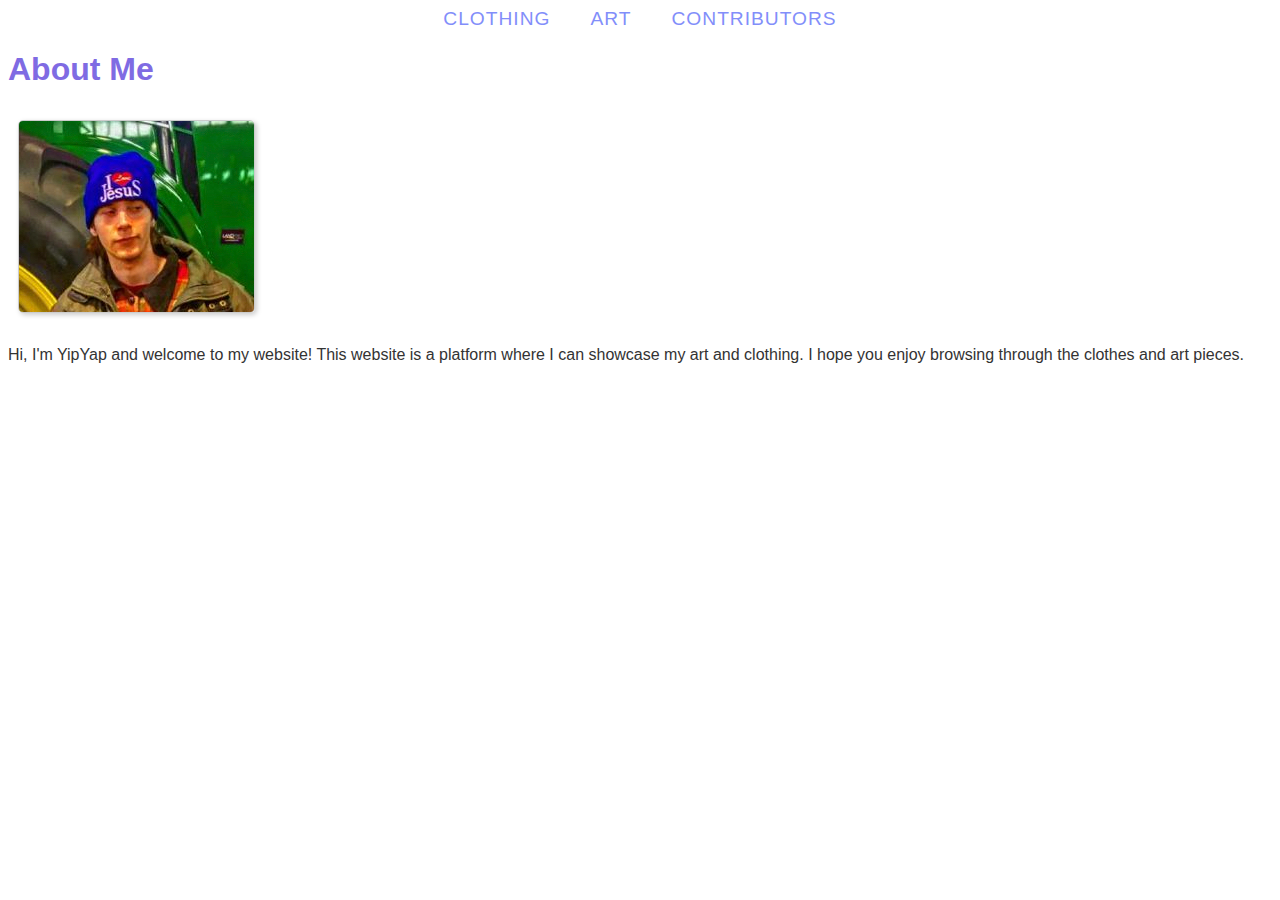
<file: aboutme.html>
<!DOCTYPE html>
<html>
<head>
	<title>About Me</title>
	<link rel="stylesheet" href="style.css">
</head>
<body>
	<nav>
			<ul>
				<li><a href="clothes.html">Clothing</a></li>
				<li><a href="art.html">Art</a></li>
				<li><a href="thankyou.html">Contributors</a></li>
			</ul>
		</nav>
	<h1>About Me</h1>
	<img src="me.jpg" alt="My photo" class="img-thumbnail"> 
	<p>Hi, I'm YipYap and welcome to my website! This website is a platform where I can showcase my art and clothing. I hope you enjoy browsing through the clothes and art pieces.</p>
</body>
</html>
</file>
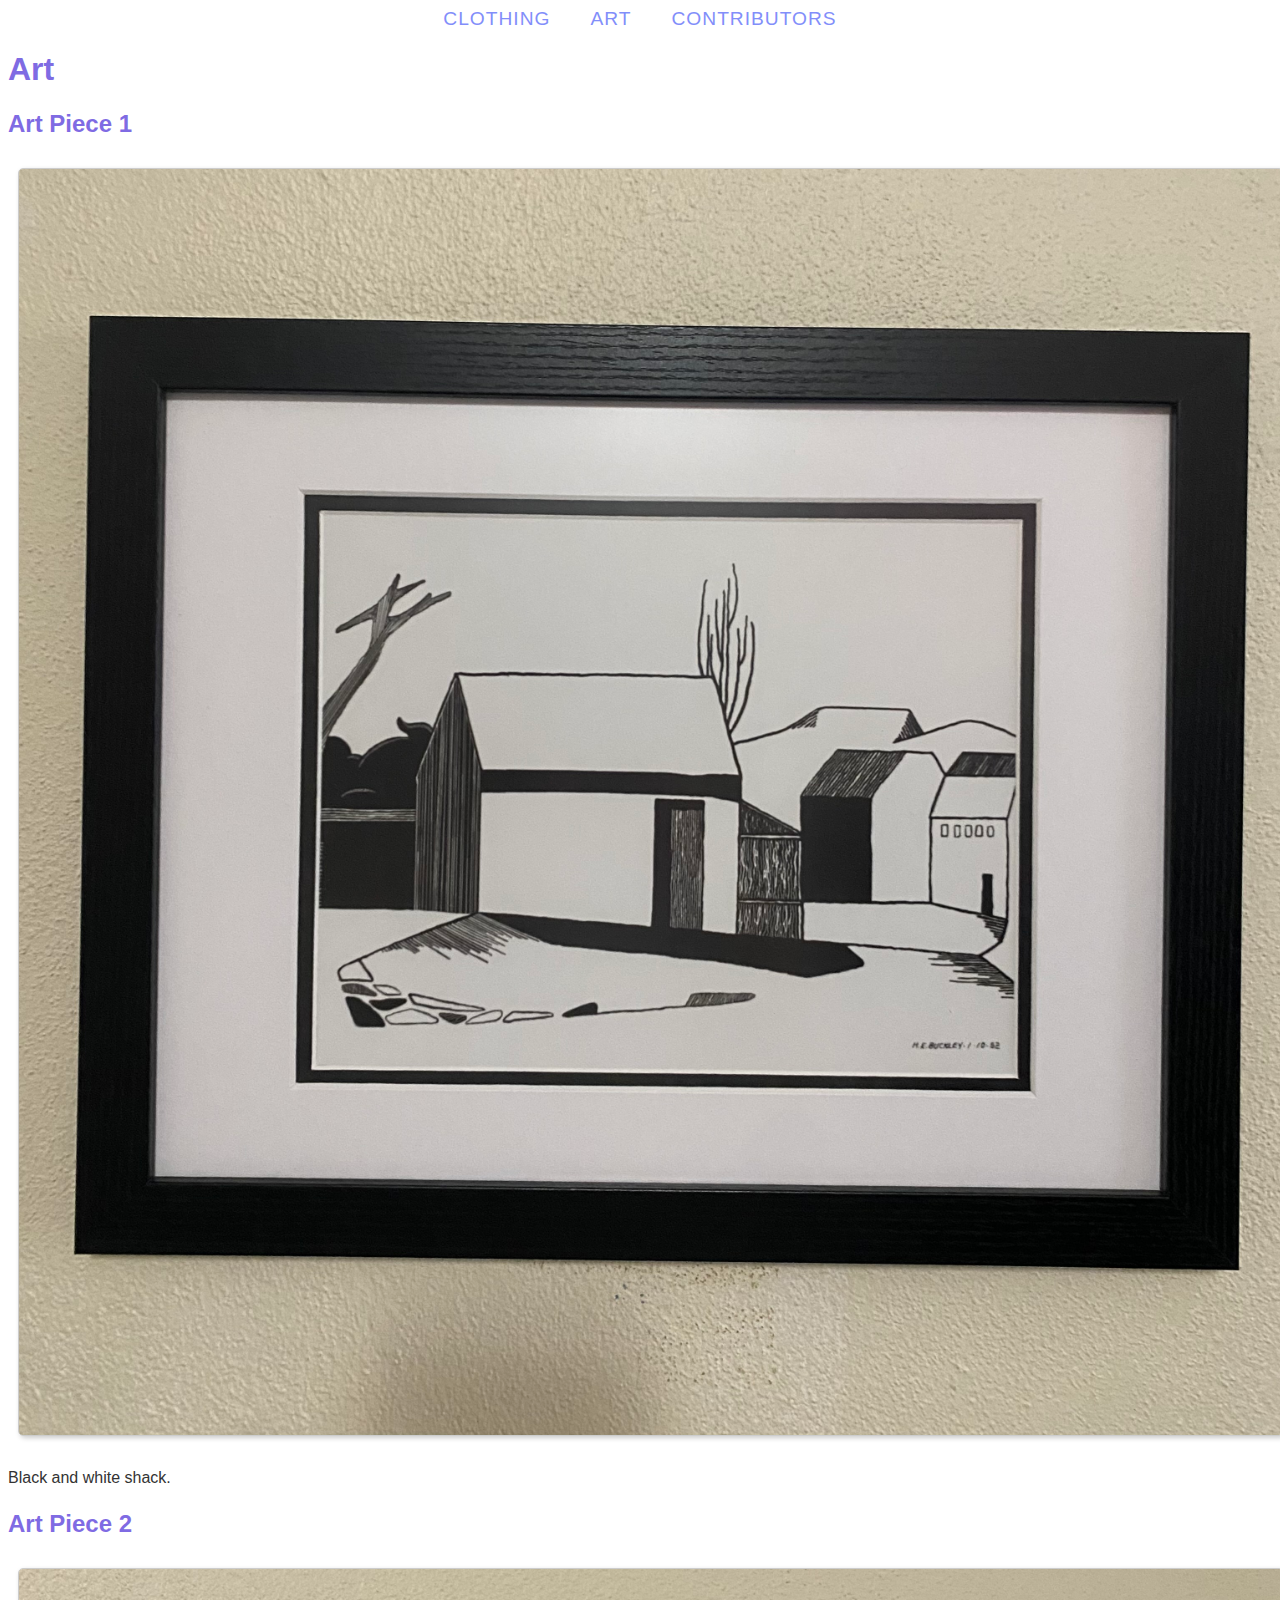
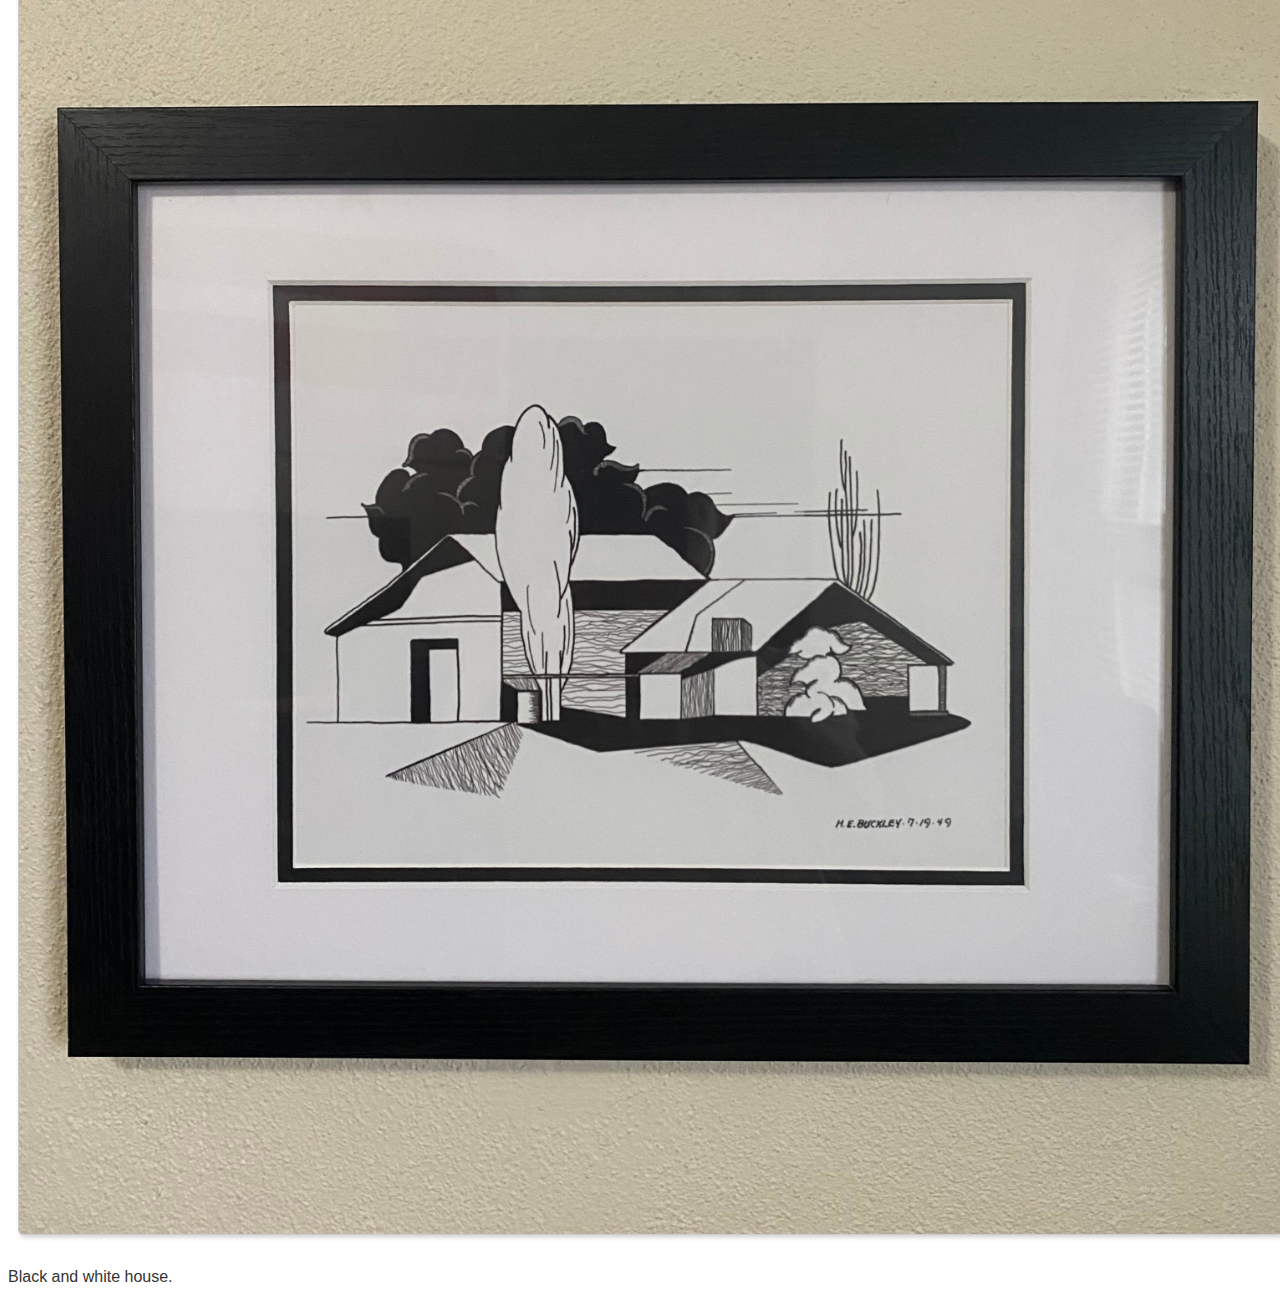
<file: art.html>
<!DOCTYPE html>
<html>
<head>
	<title>Art</title>
	<link rel="stylesheet" href="style.css">
</head>
<body>
	<nav>
			<ul>
				<li><a href="clothes.html">Clothing</a></li>
				<li><a href="aboutme.html">Art</a></li>
				<li><a href="thankyou.html">Contributors</a></li>
			</ul>
		</nav>
	<h1>Art</h1>
	<div class="art-piece">
		<h2>Art Piece 1</h2>
		<img src="art-1.jpg" alt="Black and white shack" class="img-thumbnail">
		<p>Black and white shack.</p>
	</div>
	<div class="art-piece">
		<h2>Art Piece 2</h2>
		<img src="art-2.jpg" alt="Black and white house." class="img-thumbnail">
		<p>Black and white house.</p>
	</div>
	<!-- Add more art pieces as needed -->
</body>
</html>
</file>
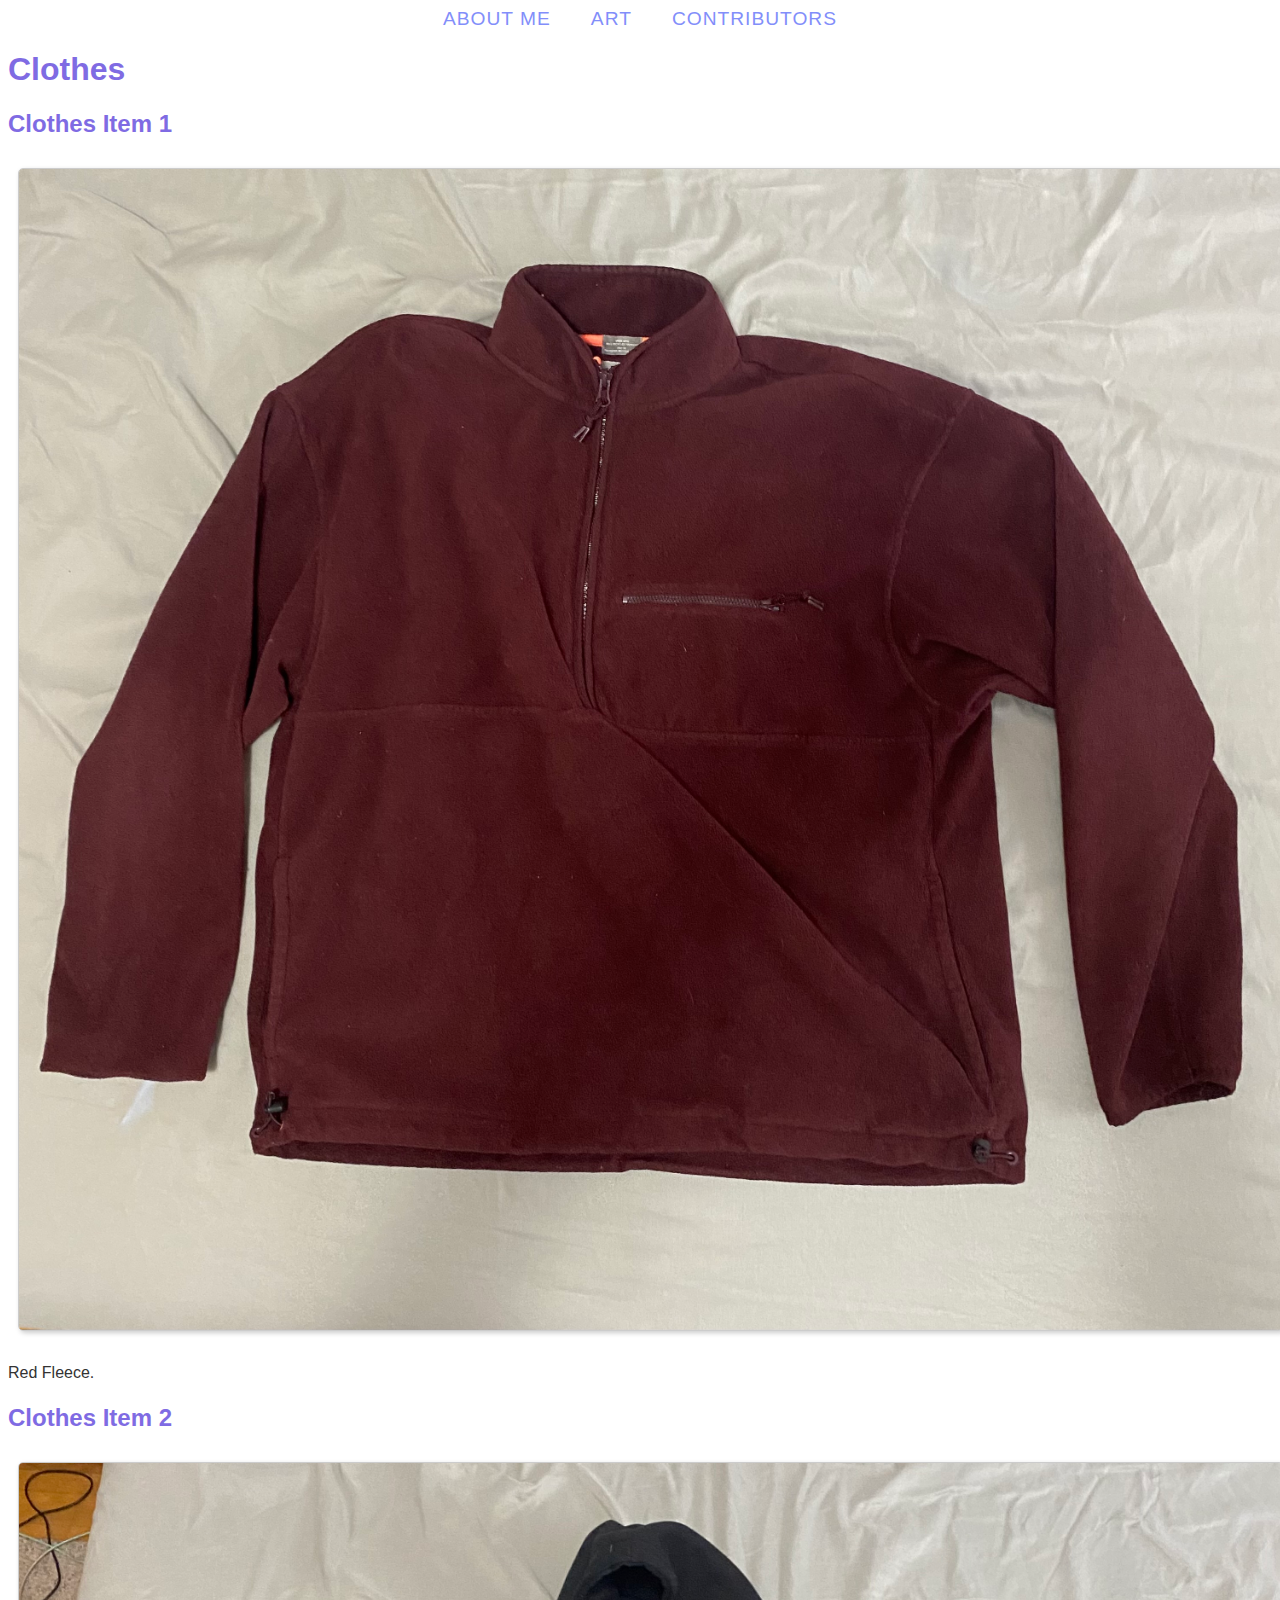
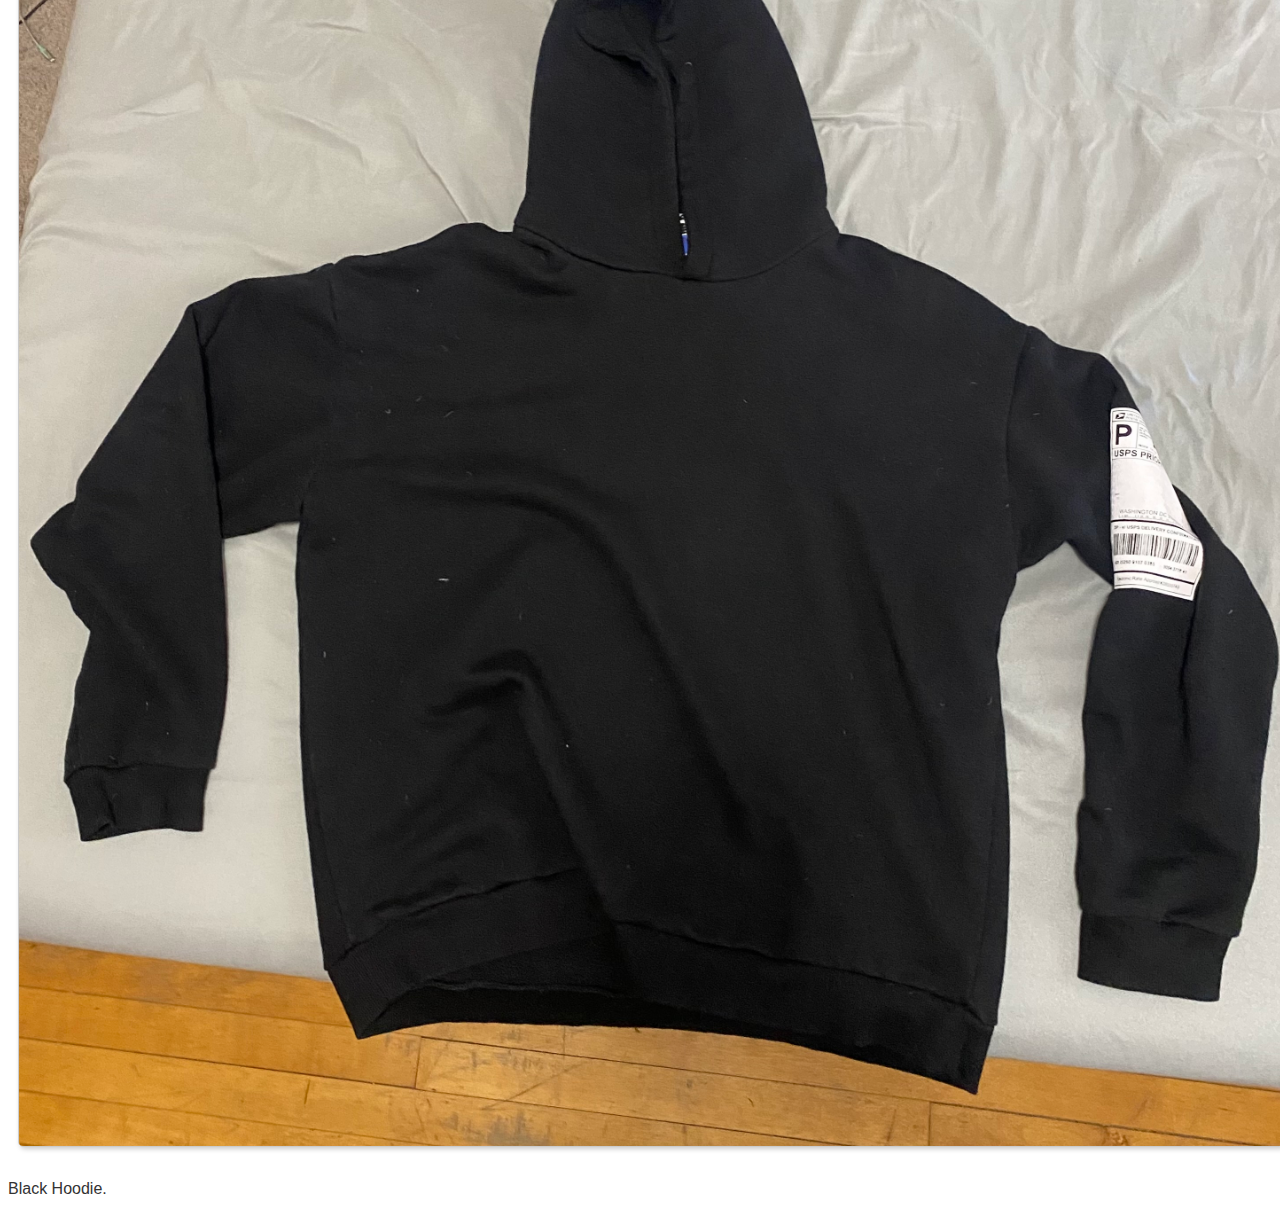
<file: clothes.html>
<!DOCTYPE html>
<html>
<head>
	<title>Clothes</title>
	<link rel="stylesheet" href="style.css">
</head>
<body>
	<nav>
			<ul>
				<li><a href="aboutme.html">About me</a></li>
				<li><a href="art.html">Art</a></li>
				<li><a href="thankyou.html">Contributors</a></li>
			</ul>
		</nav>
	<h1>Clothes</h1>
	<div class="clothes-item">
		<h2>Clothes Item 1</h2>
		<img src="clothes-1.jpg" alt="Red Fleece" class="img-thumbnail">
		<p>Red Fleece.</p>
	</div>
	<div class="clothes-item">
		<h2>Clothes Item 2</h2>
		<img src="clothes-2.jpg" alt="Black Hoodie" class="img-thumbnail">
		<p>Black Hoodie.</p>
	</div>
	<!-- Add more clothes items as needed -->
</body>
</html>
</file>
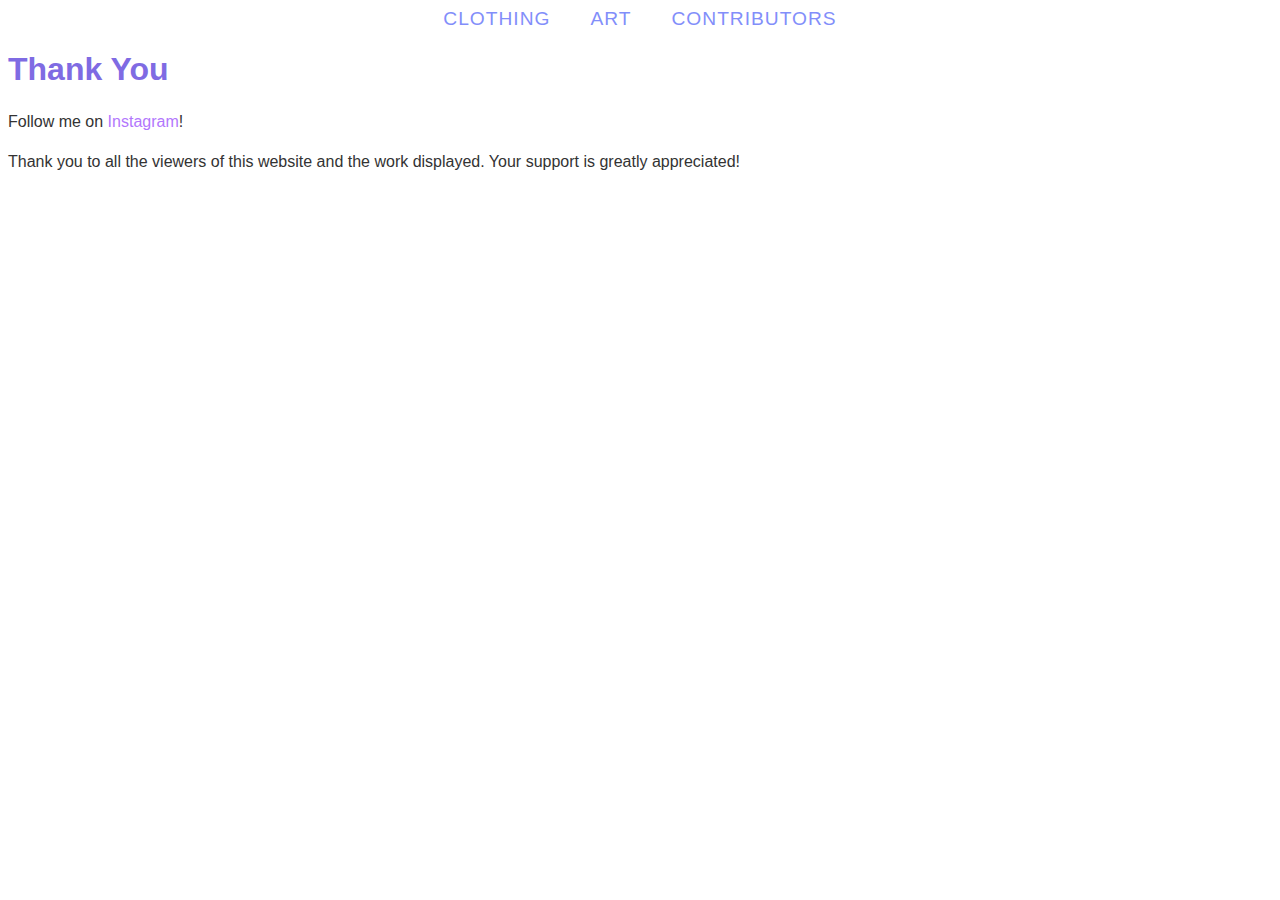
<file: thankyou.html>
<!DOCTYPE html>
<html>
<head>
	<title>Thank You</title>
	<link rel="stylesheet" href="style.css">
</head>
<body>
	<nav>
			<ul>
				<li><a href="clothes.html">Clothing</a></li>
				<li><a href="art.html">Art</a></li>
				<li><a href="aboutme.html">Contributors</a></li>
			</ul>
		</nav>
	<h1>Thank You</h1>
	<p>Follow me on <a href="https://www.instagram.com/202yipyap/" target="_blank">Instagram</a>!</p>
	<p>Thank you to all the viewers of this website and the work displayed. Your support is greatly appreciated!</p>
</body>
</html>
</file>
<file: style.css>
/* Global styles */

body {
  background-color: #fff;
  color: #333;
  font-family: sans-serif;
}

a {
  color: #B277FD;
  text-decoration: none;
}

a:hover {
  text-decoration: underline;
}

h1, h2, h3, h4, h5, h6 {
  color: #7F6BE3;
  font-family: 'Roboto', sans-serif;
  font-weight: bold;
}

p {
  line-height: 1.5;
}

/* Header styles */

header {
  background-color: #828EFA;
  color: #fff;
  padding: 1rem;
}

header a {
  color: #fff;
}

/* About Me styles */

.about-me {
  background-color: #8B96E3;
  color: #fff;
  padding: 2rem;
  display: flex;
  justify-content: space-between;
  align-items: center;
  flex-wrap: wrap;
}

.about-me h1 {
  font-size: 2rem;
}

.about-me img {
  display: block;
  margin: 0 auto;
  max-width: 100%;
}

.about-me p {
  flex-basis: 100%;
  margin-top: 1rem;
}

/* Clothing styles */

.clothing {
  background-color: #77CBFD;
  color: #fff;
  padding: 2rem;
  display: grid;
  grid-template-columns: repeat(3, 1fr);
  gap: 1rem;
}

.clothing h2 {
  font-size: 2rem;
  margin-bottom: 2rem;
  text-align: center;
}

.clothing img {
  display: block;
  margin: 0 auto;
  max-width: 100%;
}

.clothing .item {
  background-color: #fff;
  padding: 1rem;
  border-radius: 0.5rem;
  box-shadow: 0 0.5rem 1rem rgba(0, 0, 0, 0.2);
}

/* Art styles */

.art {
  background-color: #B277FD;
  color: #fff;
  padding: 2rem;
  display: grid;
  grid-template-columns: repeat(3, 1fr);
  gap: 1rem;
}

.art h2 {
  font-size: 2rem;
  margin-bottom: 2rem;
  text-align: center;
}

.art img {
  display: block;
  margin: 0 auto;
  max-width: 100%;
}

.art .item {
  background-color: #fff;
  padding: 1rem;
  border-radius: 0.5rem;
  box-shadow: 0 0.5rem 1rem rgba(0, 0, 0, 0.2);
}

/* Thank You styles */

.thank-you {
  background-color: #828EFA;
  color: #fff;
  padding: 2rem;
}

.thank-you h2 {
  font-size: 2rem;
}

.img-thumbnail {
  max-width: 100%;
  height: auto;
  border: 1px solid #ccc;
  border-radius: 5px;
  margin: 10px;
  box-shadow: 2px 2px 5px #ccc;
}
/* Navigator */
nav ul {
  list-style: none;
  margin: 0;
  padding: 0;
  display: flex;
  justify-content: center;
}

nav li {
  margin: 0 20px;
}

nav a {
  display: block;
  text-decoration: none;
  font-size: 1.2rem;
  color: #828EFA;
  text-transform: uppercase;
  letter-spacing: 1px;
  transition: color 0.2s ease-in-out;
}

nav a:hover {
  color: #B277FD;
}


/* Footer styles */

footer {
  background-color: #7F6BE3;
  color: #fff;
  padding: 1rem;
  text-align: center;
}

footer a {
  color: #fff;
}
</file>
